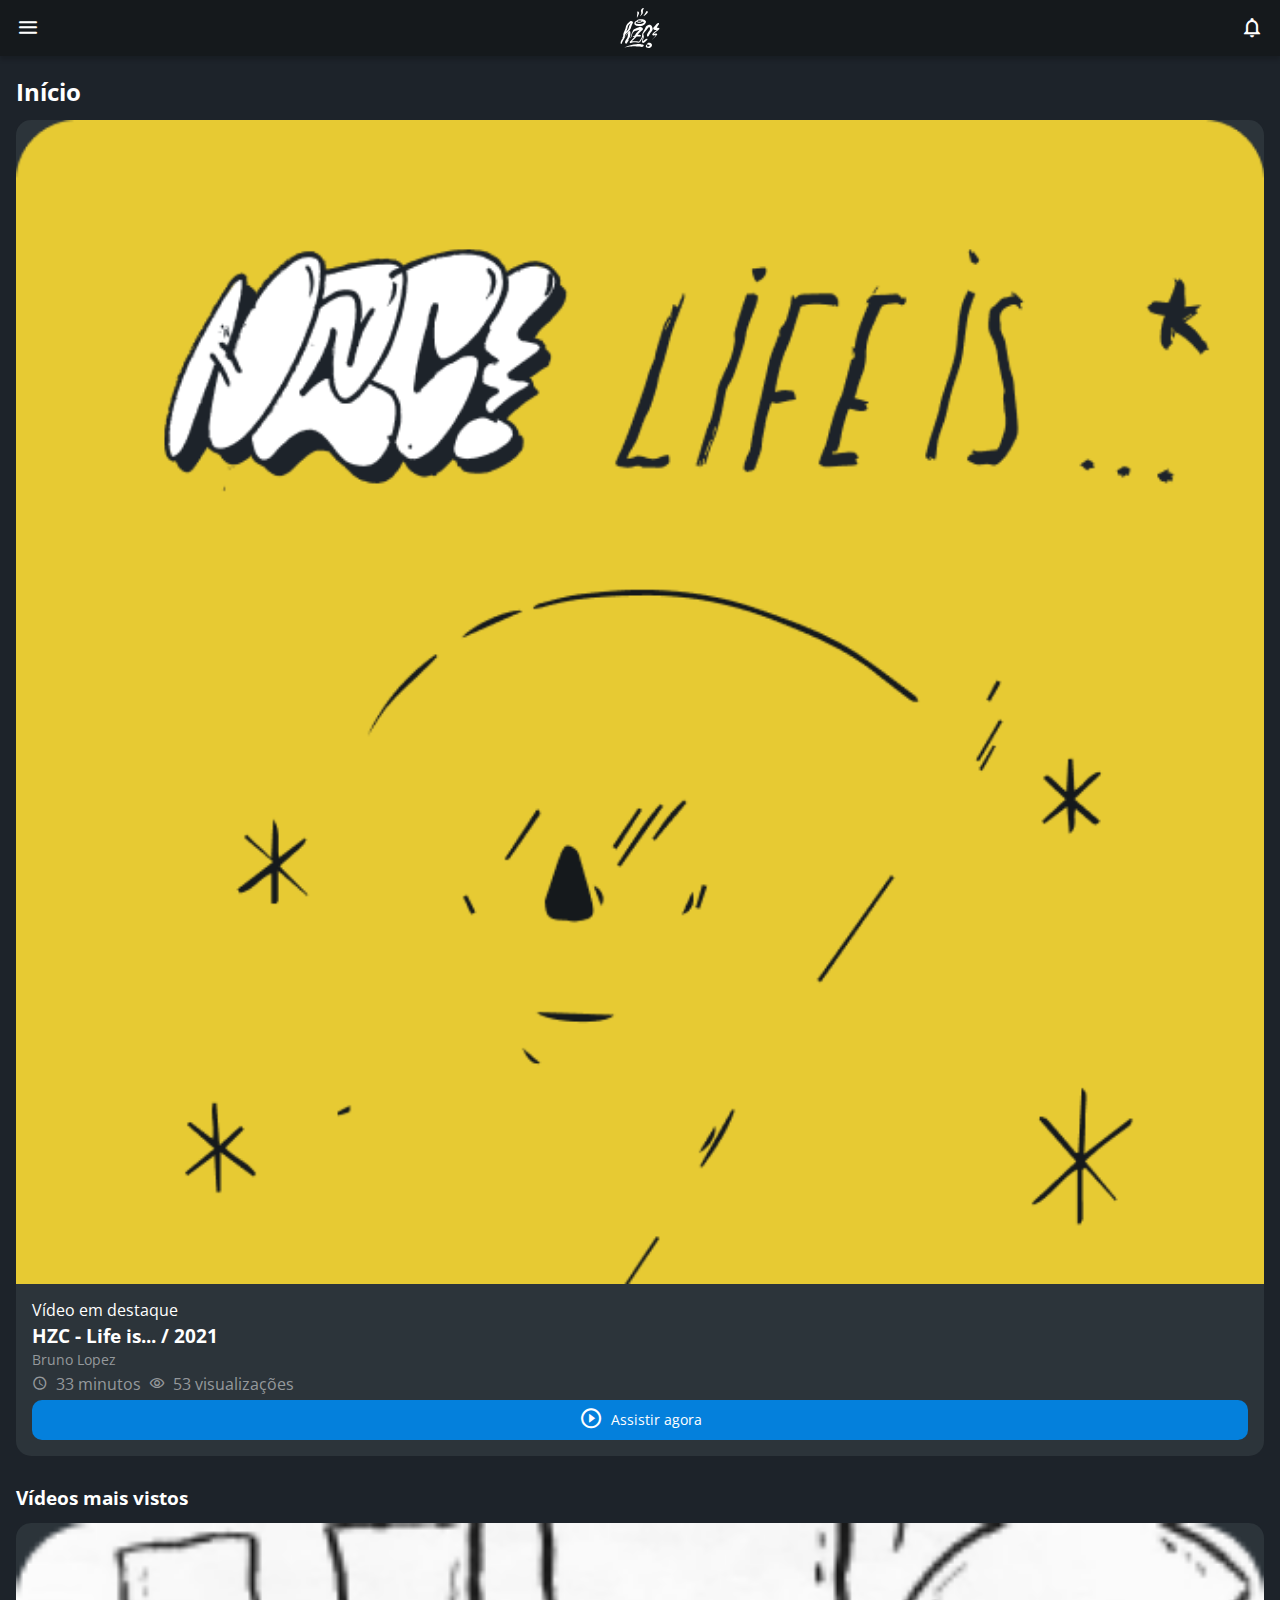
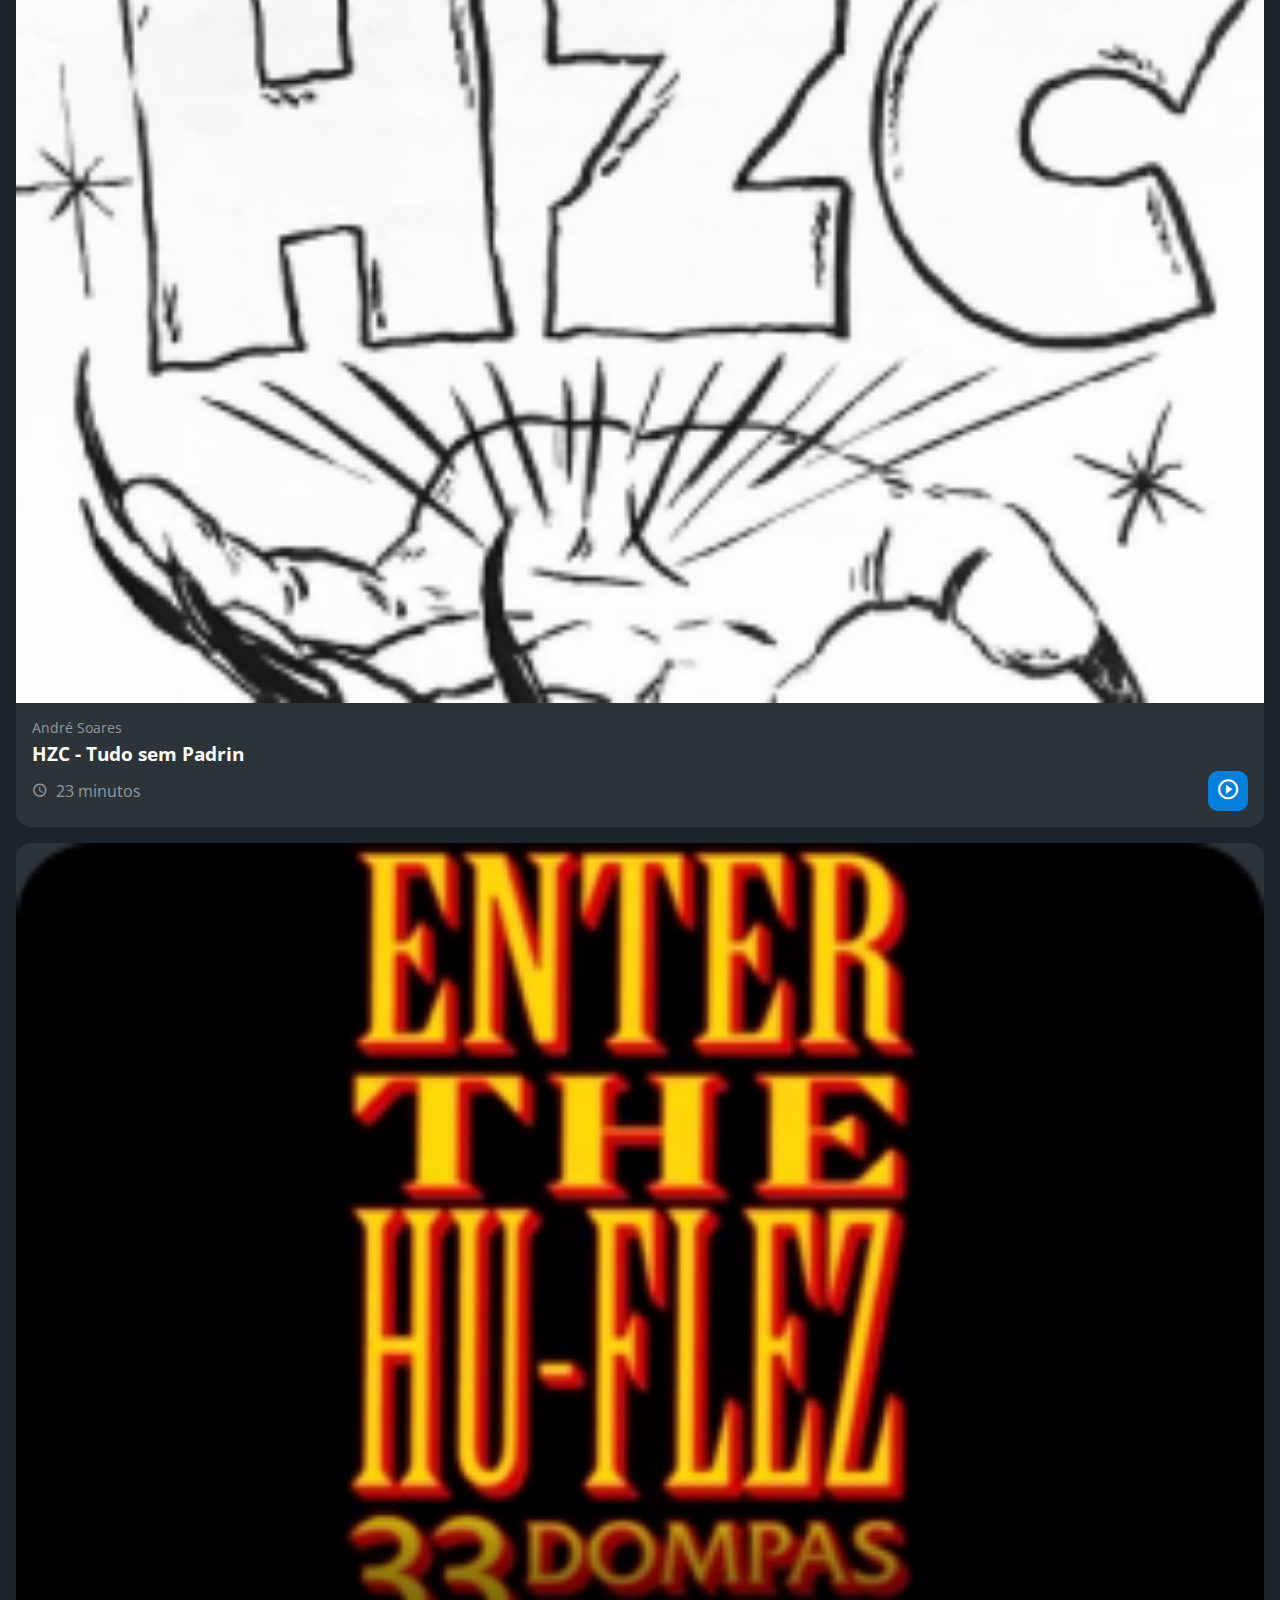
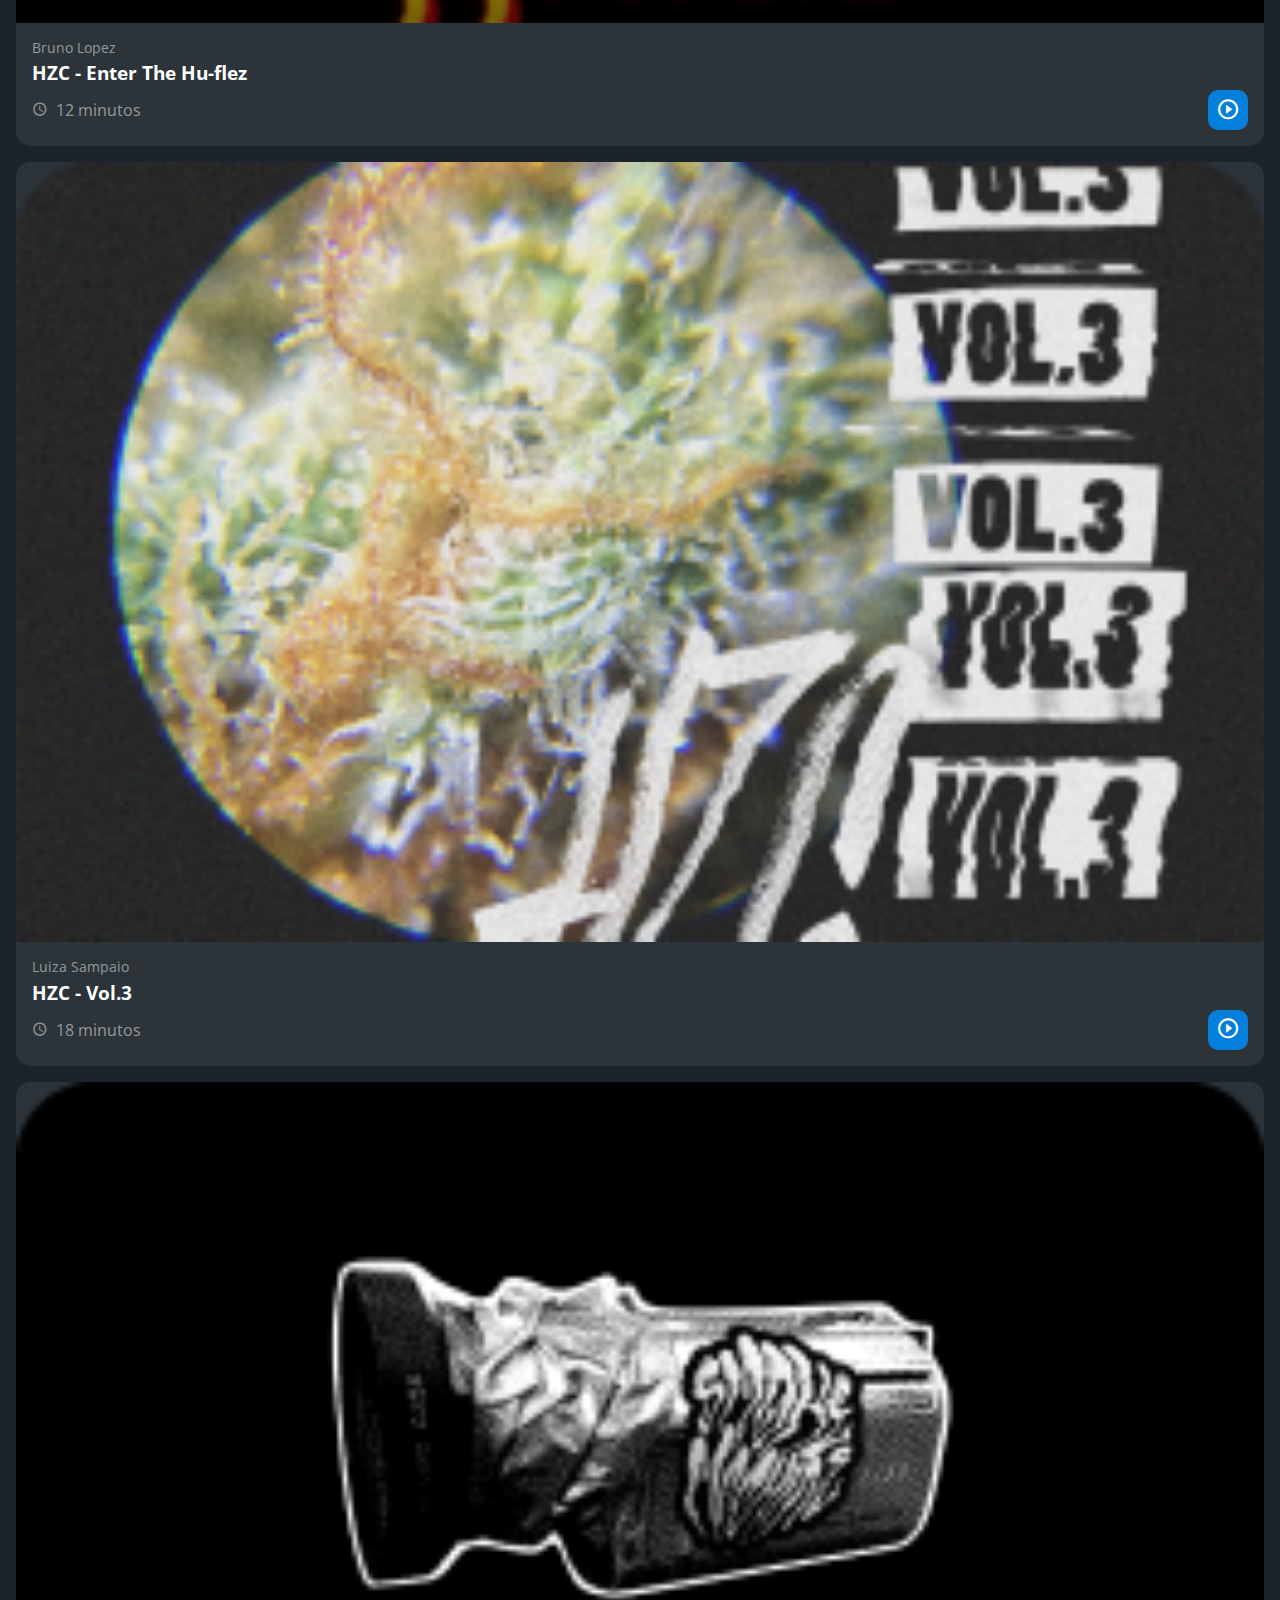
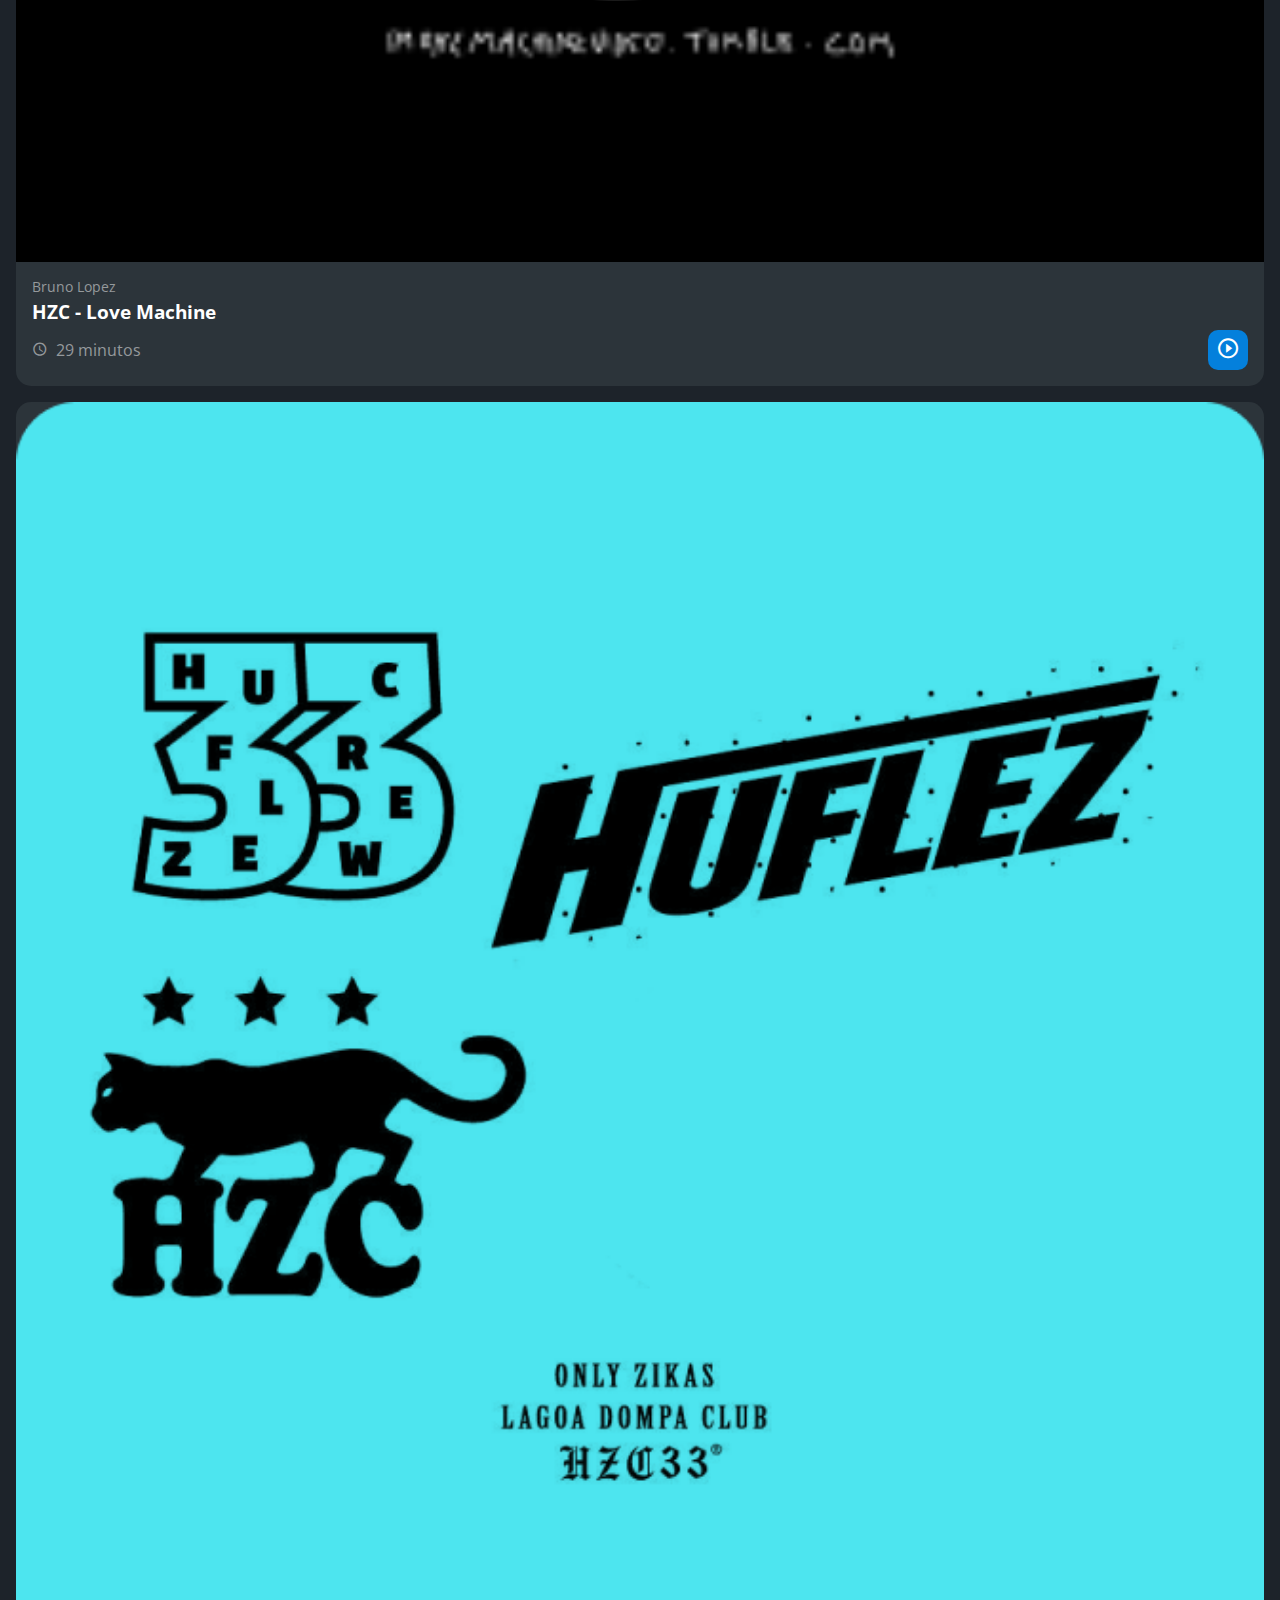
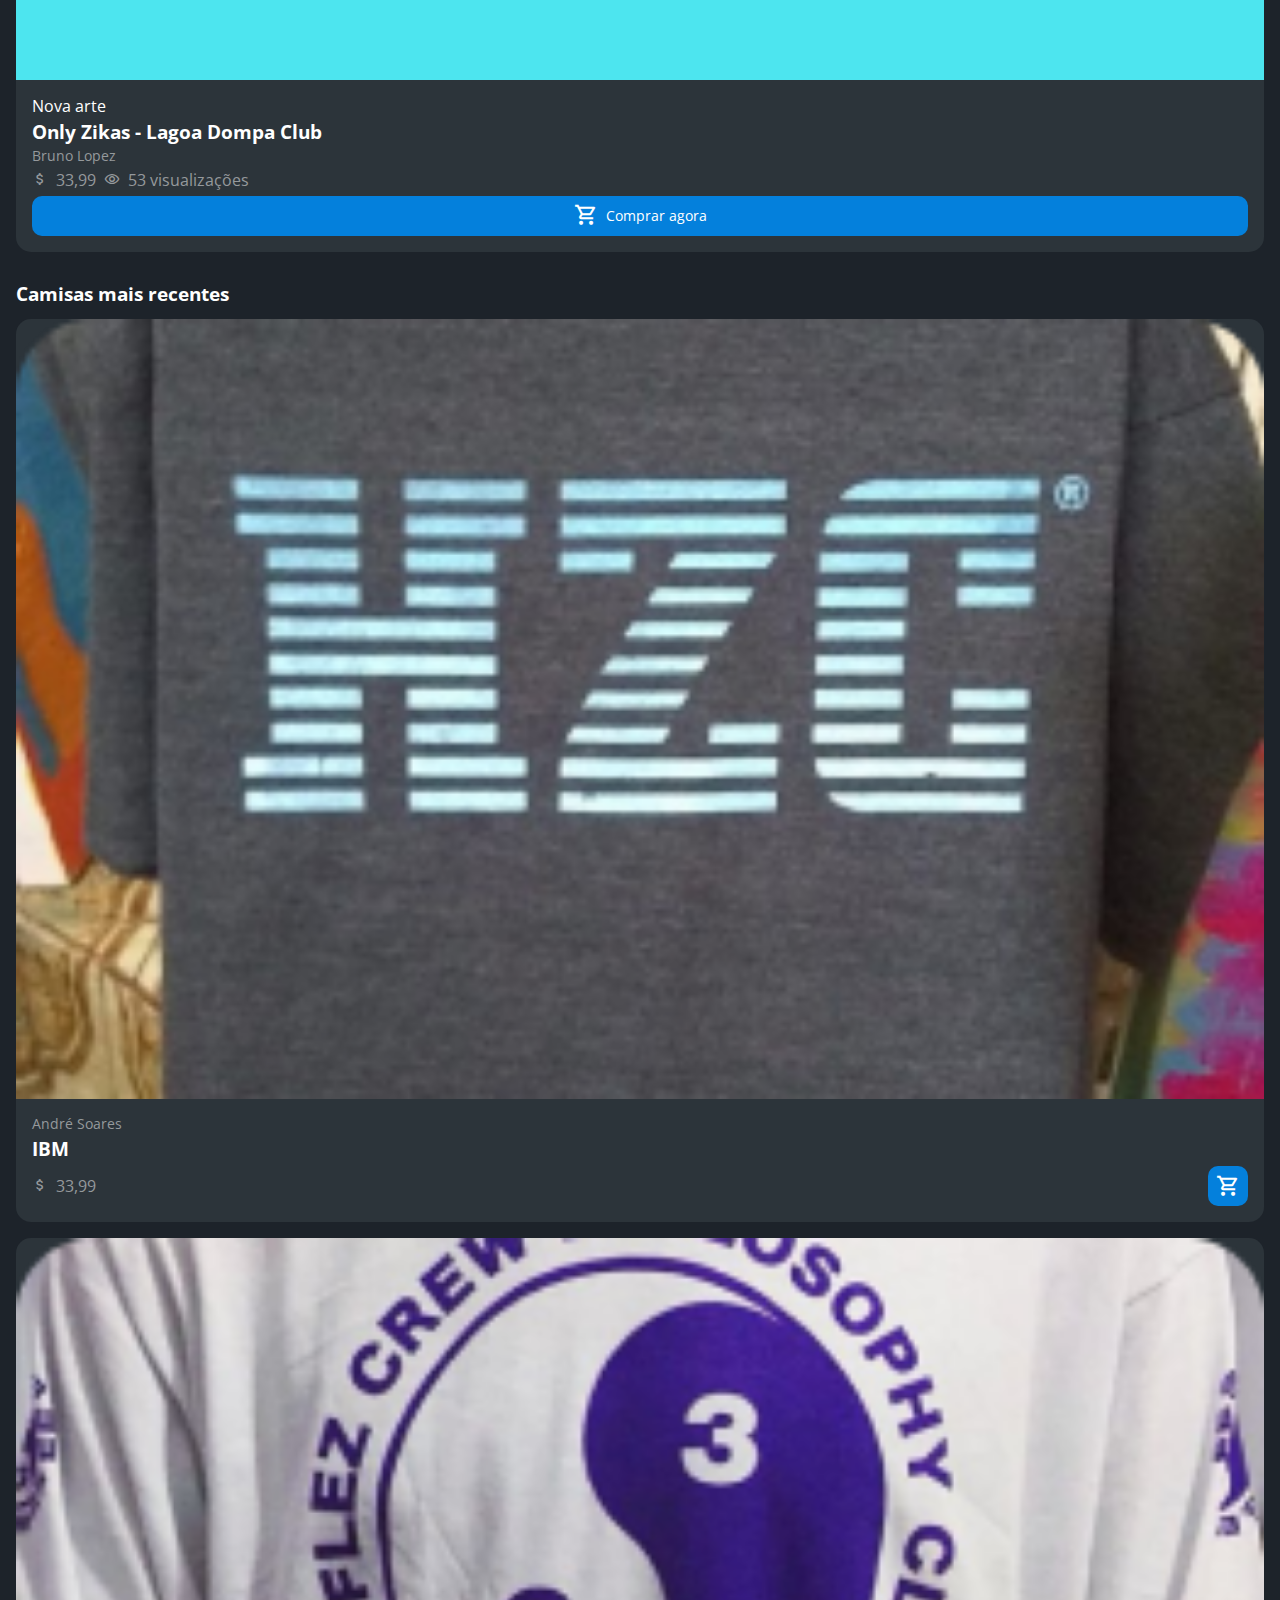
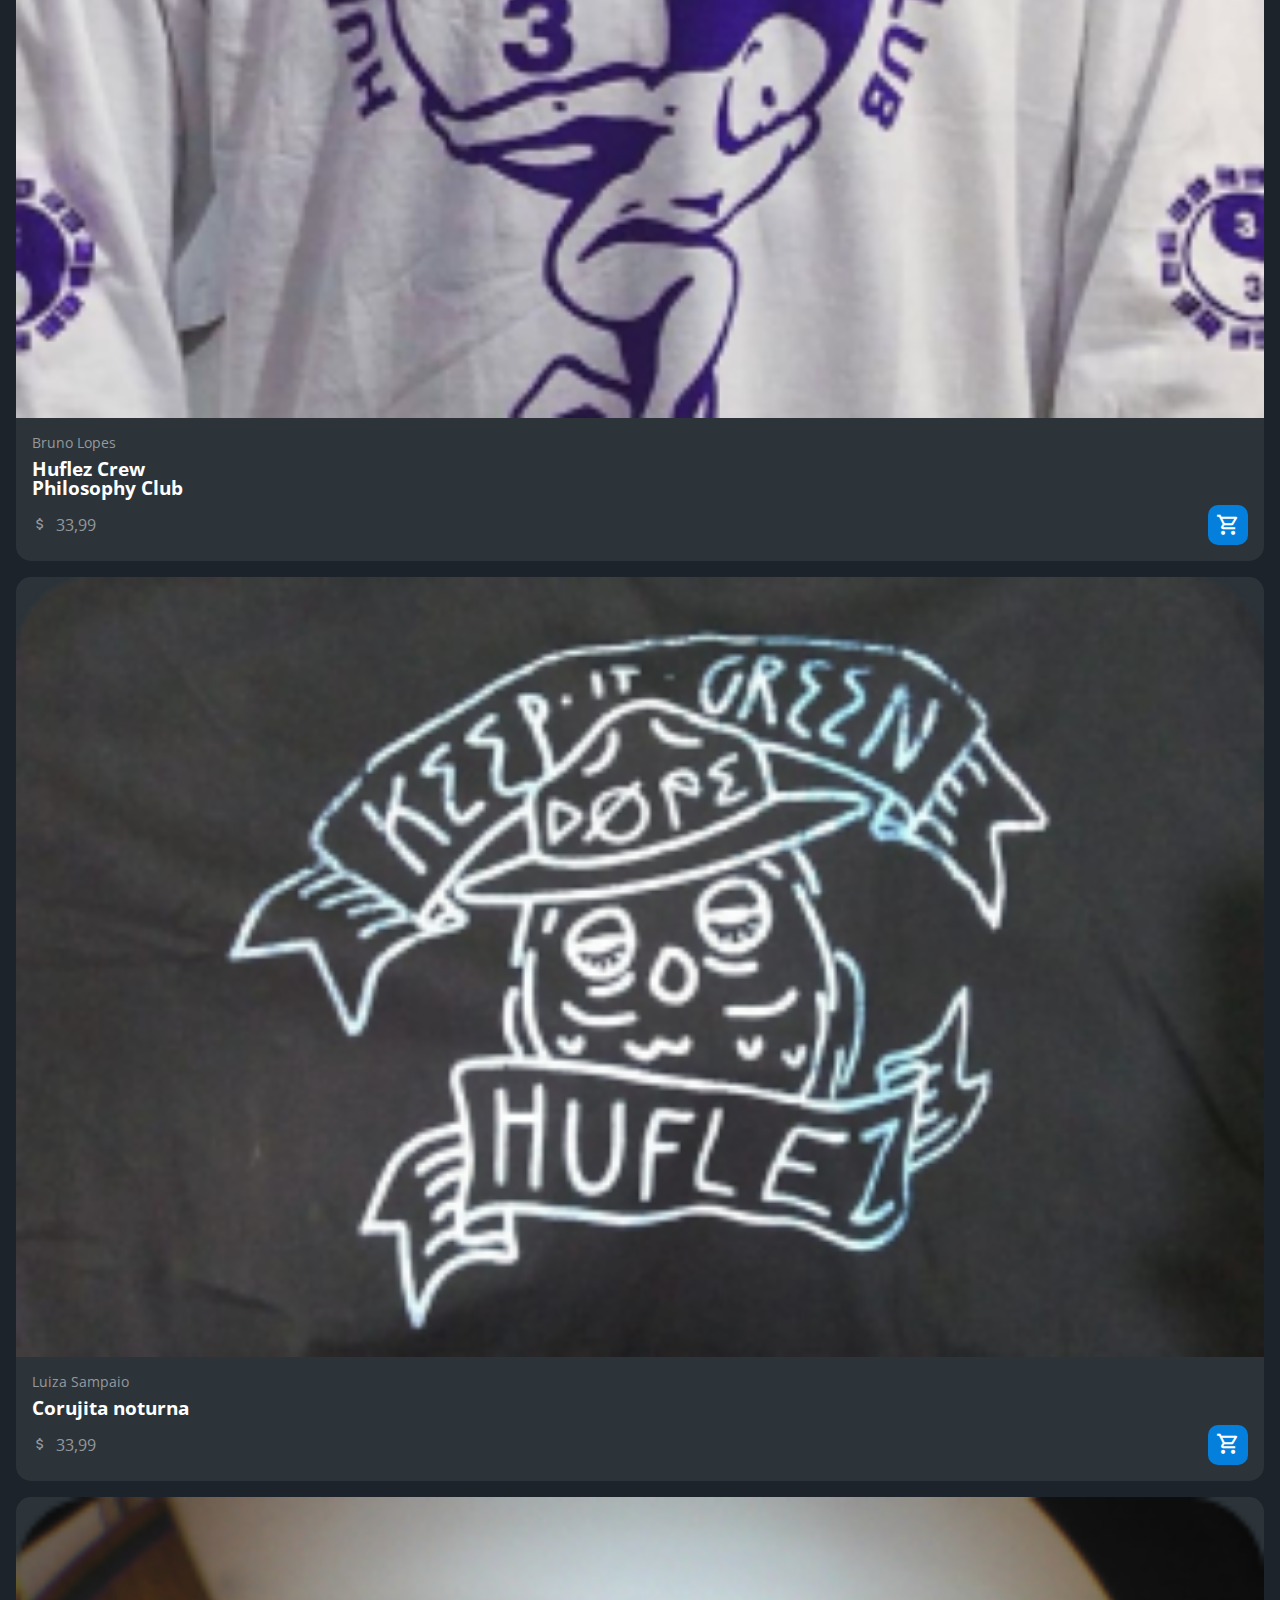
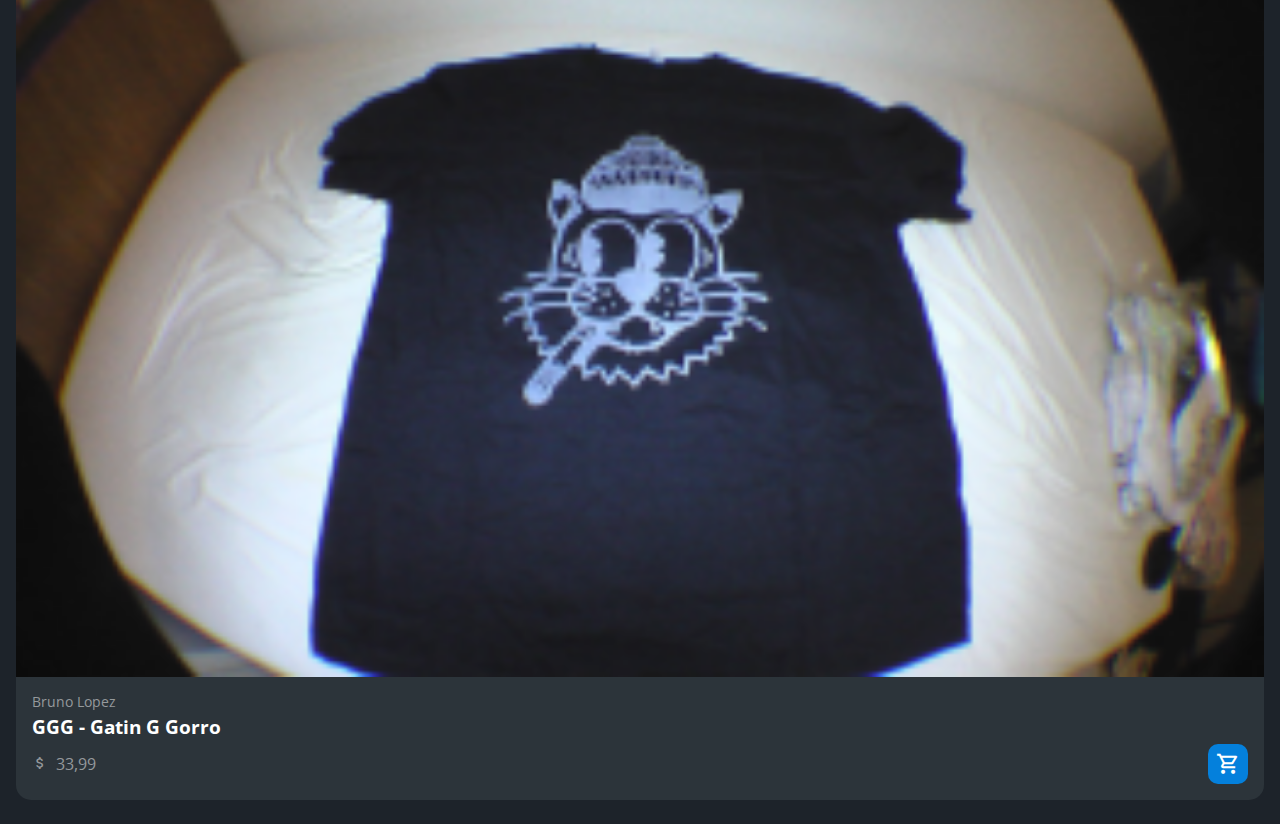
<file: index.html>
<!DOCTYPE html>
<html lang="pt-br">
<head>
    <meta charset="UTF-8">
    <meta http-equiv="X-UA-Compatible" content="IE=edge">
    <meta name="viewport" content="width=device-width, initial-scale=1.0">
    <title>HZC | Home</title>
    <link rel="preconnect" href="https://fonts.googleapis.com">
    <link rel="preconnect" href="https://fonts.gstatic.com" crossorigin>
    <link rel="stylesheet" href="https://fonts.googleapis.com/css2?family=Open+Sans:wght@400;600;700&display=swap">
    <link rel="stylesheet" href="assets/css/reset.css">
    <link rel="stylesheet" href="assets/css/estilos.css">
</head>
<body>
    <header class="cabecalho">
        <button class="cabecalho__menu" aria-label="Menu"><i></i></button>
        <img src="assets/img/logo.svg" alt="Logotipo da HZC" class="cabecalho__logo">
        <p class="cabecalho__perfil">Bruno Lopez</p>
        <button class="cabecalho__notificacao" aria-label="Notificação"><i></i></button>
    </header>
    <nav class="menu-lateral">
        <img src="assets/img/logo.svg" alt="Logotipo da HZC" class="menu-lateral__logo">
        <a href="index.html" class="menu-lateral__link menu-lateral__link--inicio menu-lateral__link--ativo">Início</a>
        <a href="#" class="menu-lateral__link menu-lateral__link--videos">Vídeos</a>
        <a href="picos.html" class="menu-lateral__link menu-lateral__link--picos">Picos</a>
        <a href="#" class="menu-lateral__link menu-lateral__link--integrantes">Integrantes</a>
        <a href="#" class="menu-lateral__link menu-lateral__link--camisas">Camisas</a>
        <a href="#" class="menu-lateral__link menu-lateral__link--pinturas">Pinturas</a>
    </nav>
    <main class="principal">
        <h2 class="titulo-pagina">Início</h2>
        <article class="cartao cartao--destaque destaque-video">
            <img src="assets/img/banner-mobile_1.png" alt="Banner do cartão" class="cartao__imagem cartao__imagem--mobile">
            <img src="assets/img/banner_1.png" alt="Banner do cartão" class="cartao__imagem cartao__imagem--desktop">
            <div class="cartao__conteudo">
                <p class="cartao__destaque">Vídeo em destaque</p>
                <h3 class="cartao__titulo">HZC - Life is... / 2021</h3>
                <p class="cartao__perfil">Bruno Lopez</p>
                <p class="cartao__info cartao__info--tempo">33 minutos</p>
                <p class="cartao__info cartao__info--visualizacao">53 visualizações</p>
                <button class="cartao__botao cartao__botao--play cartao__botao--destaque">Assistir agora</button>
            </div>
        </article>
        <article class="cartao cartao--recentes videos-recentes">
            <h3 class="cartao__titulo">Vídeos recentes</h3>
            <a href="#" class="cartao__link">Ver todos</a>
            <ul class="cartao__lista">
                <li class="cartao__item">
                    <img src="assets/img/miniatura_1.png" alt="Thumbnail" class="cartao__item-thumbnail">
                    <h4 class="cartao__item-titulo">HZC - Love machine</h4>
                    <p class="cartao__item-perfil">Júlia Fonseca</p>
                </li>
                <li class="cartao__item">
                    <img src="assets/img/miniatura_2.png" alt="Thumbnail" class="cartao__item-thumbnail">
                    <h4 class="cartao__item-titulo">HZC - Vol. 3</h4>
                    <p class="cartao__item-perfil">Júlia Fonseca</p>
                </li>
                <li class="cartao__item">
                    <img src="assets/img/miniatura_3.png" alt="Thumbnail" class="cartao__item-thumbnail">
                    <h4 class="cartao__item-titulo">HZC - Pescaria na Urca</h4>
                    <p class="cartao__item-perfil">Júlia Fonseca</p>
                </li>
                <li class="cartao__item">
                    <img src="assets/img/miniatura_4.png" alt="Thumbnail" class="cartao__item-thumbnail">
                    <h4 class="cartao__item-titulo">Vidalocagi - Guerreiros do Asfalto</h4>
                    <p class="cartao__item-perfil">Júlia Fonseca</p>
                </li>
                <li class="cartao__item">
                    <img src="assets/img/miniatura_5.png" alt="Thumbnail" class="cartao__item-thumbnail">
                    <h4 class="cartao__item-titulo">Vidalocagi - Não importa o nível</h4>
                    <p class="cartao__item-perfil">Júlia Fonseca</p>
                </li>
            </ul>
        </article>
        <section class="secao secao-videos">
            <h3 class="titulo-secao">Vídeos mais vistos</h3>
            <article class="cartao">
                <img src="assets/img/video_1.png" alt="Vídeo" class="cartao__imagem">
                <div class="cartao__conteudo">
                    <p class="cartao__perfil">André Soares</p>
                    <h3 class="cartao__titulo">HZC - Tudo sem Padrin</h3>
                    <p class="cartao__info cartao__info--tempo">23 minutos</p>
                    <button class="cartao__botao cartao__botao--play" aria-label="Assistir agora"></button>
                </div>
            </article>        
            <article class="cartao">
                <img src="assets/img/video_2.png" alt="Vídeo" class="cartao__imagem">
                <div class="cartao__conteudo">
                    <p class="cartao__perfil">Bruno Lopez</p>
                    <h3 class="cartao__titulo">HZC - Enter The Hu-flez</h3>
                    <p class="cartao__info cartao__info--tempo">12 minutos</p>
                    <button class="cartao__botao cartao__botao--play" aria-label="Assistir agora"></button>
                </div>
            </article>
            <article class="cartao">
                <img src="assets/img/video_3.png" alt="Vídeo" class="cartao__imagem">
                <div class="cartao__conteudo">
                    <p class="cartao__perfil">Luiza Sampaio</p>
                    <h3 class="cartao__titulo">HZC - Vol.3</h3>
                    <p class="cartao__info cartao__info--tempo">18 minutos</p>
                    <button class="cartao__botao cartao__botao--play" aria-label="Assistir agora"></button>
                </div>
            </article>
            <article class="cartao">
                <img src="assets/img/video_4.png" alt="Vídeo" class="cartao__imagem">
                <div class="cartao__conteudo">
                    <p class="cartao__perfil">Bruno Lopez</p>
                    <h3 class="cartao__titulo">HZC - Love Machine</h3>
                    <p class="cartao__info cartao__info--tempo">29 minutos</p>
                    <button class="cartao__botao cartao__botao--play" aria-label="Assistir agora"></button>
                </div>
            </article>          
        </section>    
        <article class="cartao cartao--recentes produtos-recentes">
            <h3 class="cartao__titulo">Novas artes</h3>
            <a href="#" class="cartao__link">Ver todos</a>
            <ul class="cartao__lista">
                <li class="cartao__item">
                    <img src="assets/img/novas_artes1.png" alt="Thumbnail" class="cartao__item-thumbnail">
                    <h4 class="cartao__item-titulo">Sem título 01</h4>
                    <p class="cartao__item-perfil">Antonio Tebyriçá</p>
                </li>
                <li class="cartao__item">
                    <img src="assets/img/novas_artes2.png" alt="Thumbnail" class="cartao__item-thumbnail">
                    <h4 class="cartao__item-titulo">Sem título 02</h4>
                    <p class="cartao__item-perfil">Antonio Tebyriçá</p>
                </li>
                <li class="cartao__item">
                    <img src="assets/img/novas_artes3.png" alt="Thumbnail" class="cartao__item-thumbnail">
                    <h4 class="cartao__item-titulo">Segurança</h4>
                    <p class="cartao__item-perfil">Raphael Gibson</p>
                </li>
                <li class="cartao__item">
                    <img src="assets/img/novas_artes4.png" alt="Thumbnail" class="cartao__item-thumbnail">
                    <h4 class="cartao__item-titulo">Malunguisse</h4>
                    <p class="cartao__item-perfil">Carolina Canavarro</p>
                </li>
                <li class="cartao__item">
                    <img src="assets/img/novas_artes5.png" alt="Thumbnail" class="cartao__item-thumbnail">
                    <h4 class="cartao__item-titulo">Coroa da converse</h4>
                    <p class="cartao__item-perfil">Nikolas de Murtas</p>
                </li>
                <li class="cartao__item">
                    <img src="assets/img/novas_artes1.png" alt="Thumbnail" class="cartao__item-thumbnail">
                    <h4 class="cartao__item-titulo">Segurança</h4>
                    <p class="cartao__item-perfil">Raphael Gibson</p>
                </li>
                <li class="cartao__item">
                    <img src="assets/img/novas_artes2.png" alt="Thumbnail" class="cartao__item-thumbnail">
                    <h4 class="cartao__item-titulo">Sem título 03</h4>
                    <p class="cartao__item-perfil">Antonio Tebyriçá</p>
                </li>
            </ul>
        </article>

        <!-- Compras  -->
        <article class="cartao cartao--destaque destaque-produtos">
            <img src="assets/img/banner-mobile_2.png" alt="Banner do cartão" class="cartao__imagem cartao__imagem--mobile">
            <img src="assets/img/banner_2.png" alt="Banner do cartão" class="cartao__imagem cartao__imagem--desktop">
            <div class="cartao__conteudo">
                <p class="cartao__destaque">Nova arte</p>
                <h3 class="cartao__titulo">Only Zikas - Lagoa Dompa Club</h3>
                <p class="cartao__perfil">Bruno Lopez</p>
                <p class="cartao__info cartao__info--moeda">33,99</p>
                <p class="cartao__info cartao__info--visualizacao">53 visualizações</p>
                <button class="cartao__botao cartao__botao--carrinho cartao__botao--destaque">Comprar agora</button>
            </div>
        </article>        
        <section class="secao secao-produtos">
            <h3 class="titulo-secao">Camisas mais recentes</h3>
            <article class="cartao">
                <img src="assets/img/produto_1.png" alt="Vídeo" class="cartao__imagem">
                <div class="cartao__conteudo">
                    <p class="cartao__perfil">André Soares</p>
                    <h3 class="cartao__titulo">IBM</h3>
                    <p class="cartao__info cartao__info--moeda">33,99</p>
                    <button class="cartao__botao cartao__botao--carrinho" aria-label="Carrinho de Compras"></button>
                </div>
            </article>
            <article class="cartao">
                <img src="assets/img/produto_2.png" alt="Vídeo" class="cartao__imagem">
                <div class="cartao__conteudo">
                    <p class="cartao__perfil">Bruno Lopes</p>
                    <h3 class="cartao__titulo">Huflez Crew<br>Philosophy Club</h3>
                    <p class="cartao__info cartao__info--moeda">33,99</p>
                    <button class="cartao__botao cartao__botao--carrinho" aria-label="Carrinho de Compras"></button>
                </div>
            </article>
            <article class="cartao">
                <img src="assets/img/produto_3.png" alt="Vídeo" class="cartao__imagem">
                <div class="cartao__conteudo">
                    <p class="cartao__perfil">Luiza Sampaio</p>
                    <h3 class="cartao__titulo">Corujita noturna</h3>
                    <p class="cartao__info cartao__info--moeda">33,99</p>
                    <button class="cartao__botao cartao__botao--carrinho" aria-label="Carrinho de Compras"></button>
                </div>
            </article>
            <article class="cartao">
                <img src="assets/img/produto_4.png" alt="Vídeo" class="cartao__imagem">
                <div class="cartao__conteudo">
                    <p class="cartao__perfil">Bruno Lopez</p>
                    <h3 class="cartao__titulo">GGG - Gatin G Gorro</h3>
                    <p class="cartao__info cartao__info--moeda">33,99</p>
                    <button class="cartao__botao cartao__botao--carrinho" aria-label="Carrinho de Compras"></button>
                </div>
            </article>
        </section>
    </main>
    <script src="index.js"></script>    
</body>
</html>
</file>
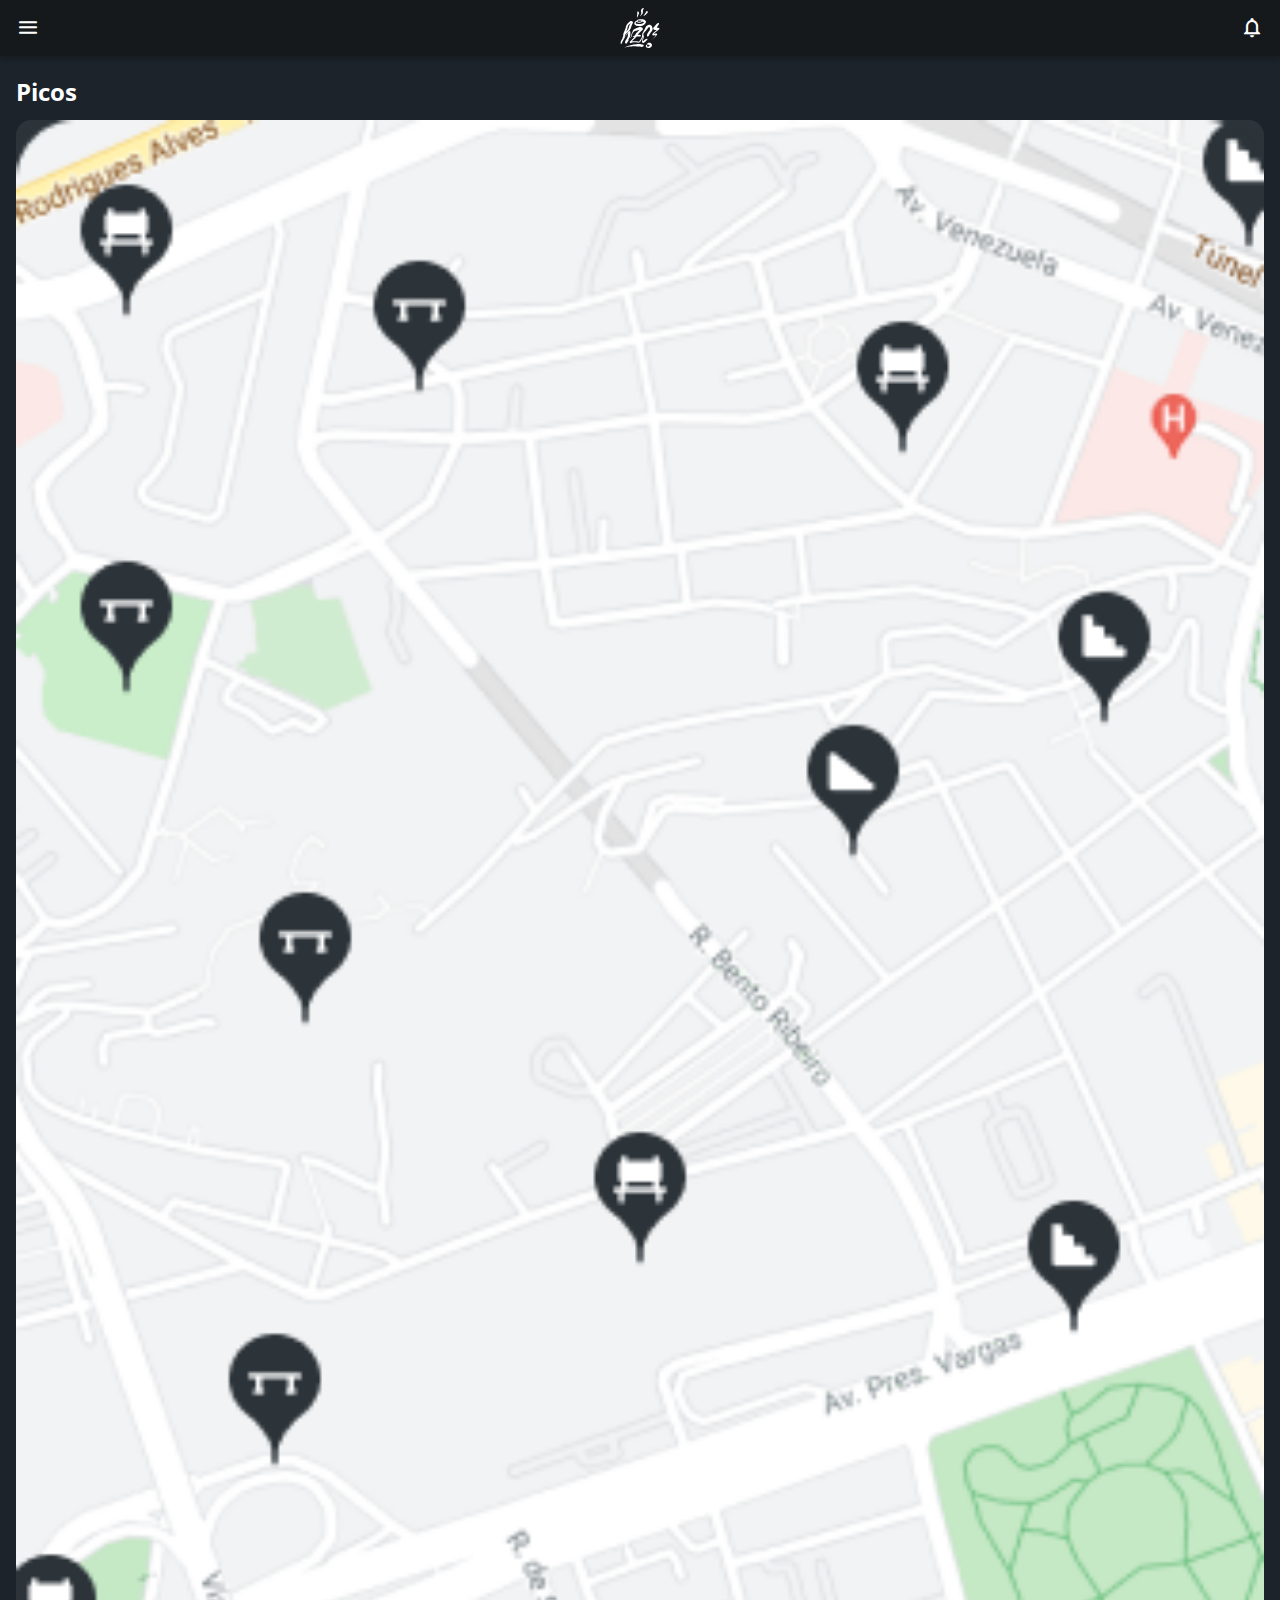
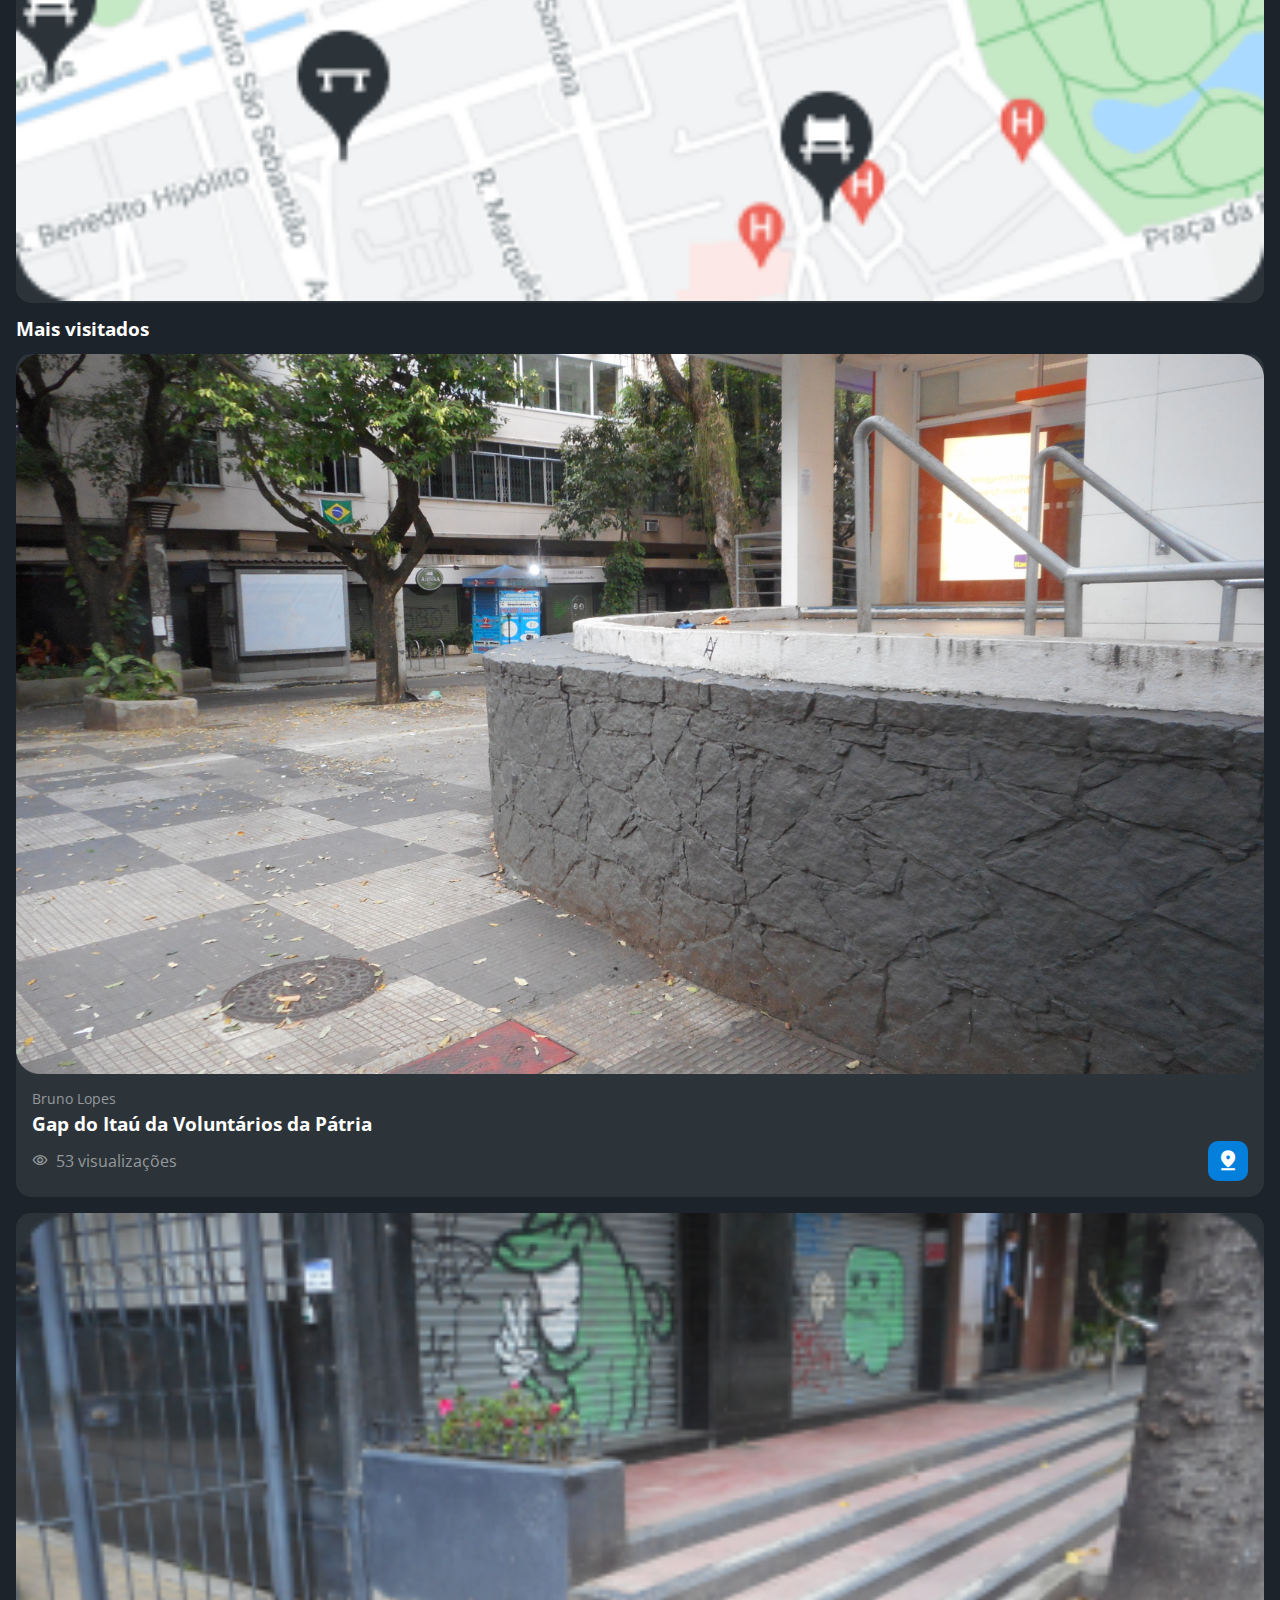
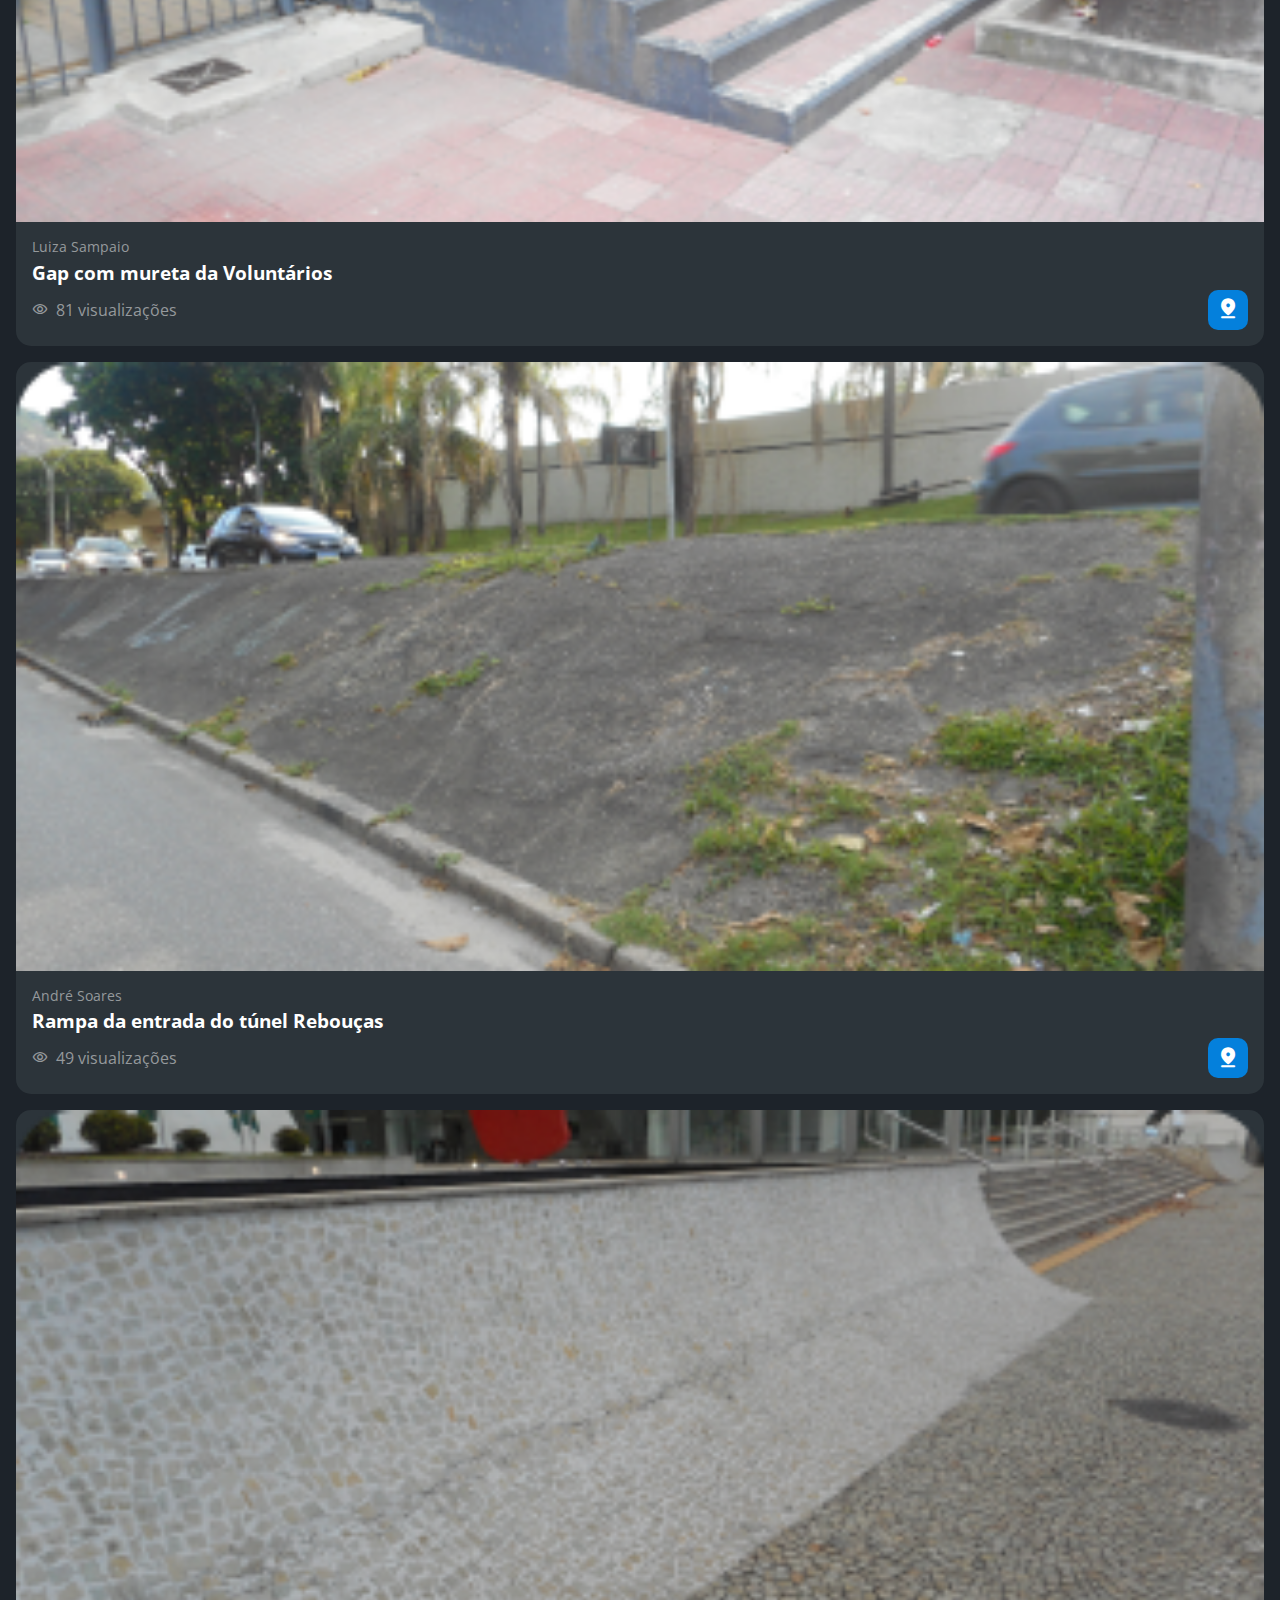
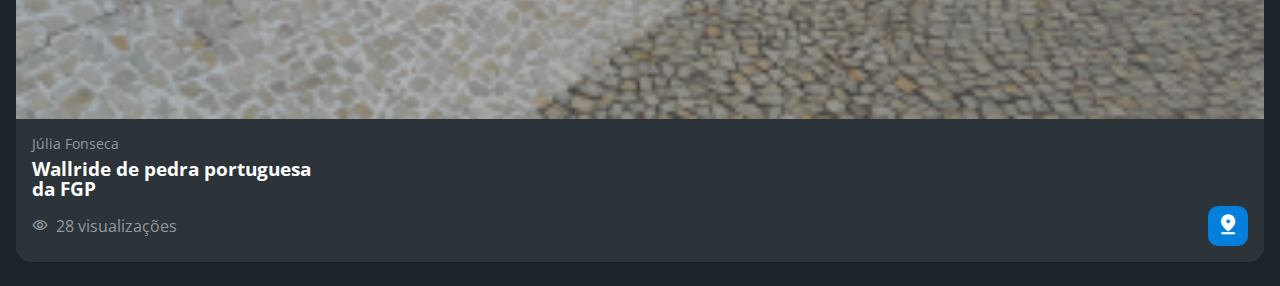
<file: picos.html>
<!DOCTYPE html>
<html lang="pt-br">
<head>
    <meta charset="UTF-8">
    <meta http-equiv="X-UA-Compatible" content="IE=edge">
    <meta name="viewport" content="width=device-width, initial-scale=1.0">
    <title>HZC | Picos</title>
    <link rel="preconnect" href="https://fonts.googleapis.com">
    <link rel="preconnect" href="https://fonts.gstatic.com" crossorigin>
    <link rel="stylesheet" href="https://fonts.googleapis.com/css2?family=Open+Sans:wght@400;600;700&display=swap">
    <link rel="stylesheet" href="assets/css/reset.css">
    <link rel="stylesheet" href="assets/css/estilos.css">
</head>
<body>
    <header class="cabecalho">
        <button class="cabecalho__menu" aria-label="Menu"><i></i></button>
        <img src="assets/img/logo.svg" alt="Logotipo da HZC" class="cabecalho__logo">
        <p class="cabecalho__perfil">Bruno Lopez</p>
        <button class="cabecalho__notificacao" aria-label="Notificação"><i></i></button>
    </header>
    <nav class="menu-lateral">
        <img src="assets/img/logo.svg" alt="Logotipo da HZC" class="menu-lateral__logo">
        <a href="index.html" class="menu-lateral__link menu-lateral__link--inicio">Início</a>
        <a href="#" class="menu-lateral__link menu-lateral__link--videos">Vídeos</a>
        <a href="picos.html" class="menu-lateral__link menu-lateral__link--picos menu-lateral__link--ativo">Picos</a>
        <a href="#" class="menu-lateral__link menu-lateral__link--integrantes">Integrantes</a>
        <a href="#" class="menu-lateral__link menu-lateral__link--camisas">Camisas</a>
        <a href="#" class="menu-lateral__link menu-lateral__link--pinturas">Pinturas</a>
    </nav>
    <main class="principal">
        <h2 class="titulo-pagina">Picos</h2>
        <article class="mapa destaque-video">
            <img src="assets/img/mapa-picos-mobile.png" alt="Mapa dos Picos" class="mapa__imagem mapa__imagem--mobile">
            <img src="assets/img/mapa-picos.png" alt="Mapa dos Picos" class="mapa__imagem mapa__imagem--desktop">
            </div>
        </article>
        <article class="cartao cartao--recentes videos-recentes">
            <h3 class="cartao__titulo">Favoritos</h3>
            <a href="#" class="cartao__link">Ver todos</a>
            <ul class="cartao__lista">
                <li class="cartao__item">
                    <img src="assets/img/Favoritos/Favorito01.png" alt="Thumbnail" class="cartao__item-thumbnail">
                    <h4 class="cartao__item-titulo">Wallride da FGP</h4>
                    <p class="cartao__item-perfil">Júlia Fonseca</p>
                </li>
                <li class="cartao__item">
                    <img src="assets/img/Favoritos/Favorito02.png" alt="Thumbnail" class="cartao__item-thumbnail">
                    <h4 class="cartao__item-titulo">Borda de valores</h4>
                    <p class="cartao__item-perfil">Júlia Fonseca</p>
                </li>
                <li class="cartao__item">
                    <img src="assets/img/Favoritos/Favorito03.png" alt="Thumbnail" class="cartao__item-thumbnail">
                    <h4 class="cartao__item-titulo">Wallride do Rebouças</h4>
                    <p class="cartao__item-perfil">Júlia Fonseca</p>
                </li>
                <li class="cartao__item">
                    <img src="assets/img/Favoritos/Favorito04.png" alt="Thumbnail" class="cartao__item-thumbnail">
                    <h4 class="cartao__item-titulo">Segundo setor da Praça Mauá</h4>
                    <p class="cartao__item-perfil">Júlia Fonseca</p>
                </li>
                <li class="cartao__item">
                    <img src="assets/img/Favoritos/Favorito05.png" alt="Thumbnail" class="cartao__item-thumbnail">
                    <h4 class="cartao__item-titulo">Borda de valores</h4>
                    <p class="cartao__item-perfil">Júlia Fonseca</p>
                </li>
                <li class="cartao__item">
                    <img src="assets/img/Favoritos/Favorito06.png" alt="Thumbnail" class="cartao__item-thumbnail">
                    <h4 class="cartao__item-titulo">Wallride do Rebouças</h4>
                    <p class="cartao__item-perfil">Júlia Fonseca</p>
                </li>
            </ul>
        </article>
        <section class="secao secao-videos">
            <h3 class="titulo-secao">Mais visitados</h3>
            <article class="cartao">
                <img src="assets/img/artigo_1.png " alt="Vídeo" class="cartao__imagem">
                <div class="cartao__conteudo">
                    <p class="cartao__perfil">Bruno Lopes</p>
                    <h3 class="cartao__titulo">Gap do Itaú da Voluntários da Pátria</h3>
                    <p class="cartao__info pico__info--visualização">53 visualizações</p>
                    <button class="cartao__botao pico__botao--localizacao" aria-label="Localização"></button>
                </div>
            </article>        
            <article class="cartao">
                <img src="assets/img/Picos2.png" alt="Vídeo" class="cartao__imagem">
                <div class="cartao__conteudo">
                    <p class="cartao__perfil">Luiza Sampaio</p>
                    <h3 class="cartao__titulo">Gap com mureta da Voluntários</h3>
                    <p class="cartao__info pico__info--visualização">81 visualizações</p>
                    <button class="cartao__botao pico__botao--localizacao" aria-label="Localização"></button>
                </div>
            </article>
            <article class="cartao">
                <img src="assets/img/Picos3.png" alt="Vídeo" class="cartao__imagem">
                <div class="cartao__conteudo">
                    <p class="cartao__perfil">André Soares</p>
                    <h3 class="cartao__titulo">Rampa da entrada do túnel Rebouças</h3>
                    <p class="cartao__info pico__info--visualização">49 visualizações</p>
                    <button class="cartao__botao pico__botao--localizacao" aria-label="Localização"></button>
                </div>
            </article>
            <article class="cartao">
                <img src="assets/img/Picos4.png" alt="Vídeo" class="cartao__imagem">
                <div class="cartao__conteudo">
                    <p class="cartao__perfil">Júlia Fonseca</p>
                    <h3 class="cartao__titulo">Wallride de pedra portuguesa <br> da FGP</h3>
                    <p class="cartao__info pico__info--visualização">28 visualizações</p>
                    <button class="cartao__botao pico__botao--localizacao" aria-label="Localização"></button>
                </div>
            </article>          
        </section>            
    </main>
    <script src="index.js"></script>    
</body>
</html>
</file>
<file: assets/css/estilos.css>
@font-face {
    font-family: 'icones';
    src: url(../font/icones.ttf);
}

body {
    background-color: #1D232A;
    font-family: 'Open Sans', 'icones', sans-serif;
    color: #FFFFFF;
}

@media screen and (min-width: 1440px){
    body {
        display: grid;
        grid-template-columns: auto 1fr;
    }
}

.cabecalho {
    display: flex;
    justify-content: space-between;
    align-items: center;
    background-color: #15191C;
    padding: 8px 16px;
    box-shadow: 0px 4px 4px rgba(0, 0, 0, 0.16);
}

.cabecalho__menu i::before{
    content: "\e904";
    font-size: 24px;
}

.cabecalho__notificacao i::before{
    content: "\e906";
    font-size: 24px;
}

.cabecalho__logo {
    width: 40px;
}

.cabecalho__perfil {
    display: none;
}

@media screen and (min-width: 1440px) {
    .cabecalho {
        background-color: #1D232A;
        display: grid;
        column-gap: 32px;
        grid-template-columns: 1fr auto;
        padding: 16px 60px;
        height: 80px;
        box-sizing: border-box;
        grid-column: 2;
    }

    .cabecalho__menu {
        display: none;
    }

    .cabecalho__logo {
        display: none;
    }

    .cabecalho__perfil {
        display: grid;
        grid-template-columns: repeat(3, auto);
        column-gap: 8px;
        align-items: center;
        justify-self: flex-end;
        color: #95999C;
        padding: 8px 32px;
        border-right: 1px solid #95999C;
    }

    .cabecalho__perfil::before {
        content: "";
        display: block;
        width: 32px;
        height: 32px;
        background-image: url(../img/profile_2.png);
        background-size: contain;
        background-repeat: no-repeat;
        background-position: center;
    }

    .cabecalho__perfil::after {
        content: "\e90d";
        color: #FFFFFF;
        font-size: 1.5rem;
    }
}

.menu-lateral {
    display: flex;
    flex-direction: column;
    background-color: #15191C;
    width: 75vw;
    height: 100vh;

    position: absolute;
    left: -100vw;
    transition: .25s;
}

.menu-lateral--ativo {
    left: 0;
    transition: .25s;
}

.menu-lateral__logo {
    width: 118px;
    align-self: center;
    padding: 16px;
}

.menu-lateral__link {
    height: 64px;
    color: #95999C;
    padding-left: 64px;
    display: flex;
    align-items: center;
    transition: 0.5s;
}
.menu-lateral__link:hover {
    color: #FFFFFF;
    background-color: #2C343A;
    transition: 0.5s;
}

.menu-lateral__link--ativo {
    color: #FFFFFF;
    padding-left: 56px;
    border-left: 8px solid #FFFFFF;
}

.menu-lateral__link::before {
    content: "\e900";
    width: 24px;
    height: 24px;
    font-size: 24px;
    position: absolute;
    left: 24px;
}

.menu-lateral__link--inicio::before {
    content: "\e902";
}

.menu-lateral__link--videos::before {
    content: "\e90e";
}

.menu-lateral__link--picos::before {
    content: "\e909";
}

.menu-lateral__link--integrantes::before {
    content: "\e903";
}

.menu-lateral__link--camisas::before {
    content: "\e900";
}

.menu-lateral__link--pinturas::before {
    content: "\e90a";
}

@media screen and (min-width: 1440px) {
    .menu-lateral {
        position: static;
        width: 200px;
        grid-column: 1;
        grid-row: 1 / span 2;
    }
}

.principal {
    padding: 24px 16px;
    display: grid;
    gap: 16px;
}

.titulo-pagina {
    font-size: 1.5rem;
    font-weight: 700;
}

.titulo-secao {
    font-size: 1.2rem;
    font-weight: 700;
}

@media screen and (min-width: 1440px) {
    .principal {
        display: grid;
        grid-template-columns: auto 1fr auto;
        grid-template-areas: 
            "titulo-pagina titulo-pagina titulo-pagina"
            "destaque-video destaque-video videos-recentes"
            "secao-videos secao-videos secao-videos"
            "produtos-recentes destaque-produtos destaque-produtos"
            "secao-produtos secao-produtos secao-produtos"
        ;
        column-gap: 32px;
        padding: 16px 60px;
        grid-column: 2;
    }

    .titulo-secao {
        grid-column: span 4;
    }
}

.cartao, .mapa {
    width: 100%;
    border-radius: 15px;
    overflow: hidden;
    background-color: #2C343A;
}

.cartao__imagem--desktop, .mapa__imagem--desktop {
    display: none;
}

.cartao--destaque {
    margin-bottom: 16px;
}

.cartao__conteudo {
    padding: 16px;
    display: grid;
    grid-template-columns: auto 1fr;
    gap: 8px;
}

.cartao__destaque {
    grid-column: span 2;
}

.cartao__titulo {
    font-size: 1.2rem;
    font-weight: 700;
    grid-column: span 2;
}

.cartao__perfil {
    color: #95999C;
    font-size: 0.9rem;
    grid-column: span 2;
}

.cartao__info {
    display: flex;
    align-items: center;
    color: #95999C;
}

.cartao__info--tempo::before {
    content: "\e90c";
    margin-right: 8px;
}

.pico__info--visualização::before {
    content: "\e90f";
    margin-right: 8px;
}

.cartao__info--moeda::before {
    content: "\e905";
    margin-right: 8px;
}

.cartao__info--visualizacao::before {
    content: "\e90f";
    margin-right: 8px;
}

.cartao__botao {
    display: flex;
    justify-content: center;
    align-items: center;
    background-color: #0480DC;
    width: 40px;
    height: 40px;
    border-radius: 10px;
    font-size: 0.9rem;
    justify-self: flex-end;
}

.cartao__botao--play::before {
    content: "\e90b";
    font-size: 24px;
}

.pico__botao--localizacao::before {
    content: "\e908";
    font-size: 24px;
}

.cartao__botao--carrinho::before {
    content: "\e901";
    font-size: 24px;
}

.cartao__botao--destaque {
    width: 100%;
    grid-column: span 2;    
}

.cartao__botao--destaque::before {
    margin-right: 8px;
}

.cartao--recentes {
    display: none;
}

@media screen and (min-width: 1440px) {
    .cartao--destaque {
        margin-bottom: 0;
    }

    .cartao__imagem--mobile, .mapa__imagem--mobile {
        display: none;
    }

    .cartao__imagem--desktop, .mapa__imagem--desktop {
        display: block;
    }

    .cartao__botao--destaque {
        grid-column: auto;
        padding: 16px 8px;
    }

    .cartao--recentes {
        display: grid;
        grid-template-columns: auto auto;
        align-items: center;
        row-gap: 24px;
        width: 256px;
        padding: 16px;
        box-sizing: border-box;
        align-self: flex-start;
    }

    .cartao--recentes .cartao__titulo {
        grid-column: auto;
    }

    .cartao__link {
        font-size: 0.8rem;
        font-weight: 600;
        color: #0480DC;
        justify-self: flex-end;
    }

    .cartao__lista {
        display: grid;
        row-gap: 16px;
        grid-column: span 2;
    }

    .cartao__item {
        display: grid;
        grid-template-columns: auto 1fr;
        gap: 8px;
    }

    .cartao__item-thumbnail {
        width: 32px;
        grid-row: span 2;
    }

    .cartao__item-titulo {
        font-size: 0.9rem;
        line-height: 1.2rem;
        font-weight: 700;
    }

    .cartao__item-perfil {
        font-size: 0.8rem;
        color: #95999C;
    }
}

.secao {
    display: grid;
    gap: 16px;
}

@media screen and (min-width: 1440px) {
    .secao {
        grid-template-columns: repeat(4, 1fr);
    }
    
    .destaque-video {
        grid-area: destaque-video;
    }
    
    .videos-recentes {
        grid-area: videos-recentes;
    }
    
    .secao-videos {
        grid-area: secao-videos;
    }
    
    .destaque-produtos {
        grid-area: destaque-produtos;
    }
    
    .produtos-recentes {
        grid-area: produtos-recentes;
    }
    
    .secao-produtos {
        grid-area: secao-produtos;
    }
}
</file>
